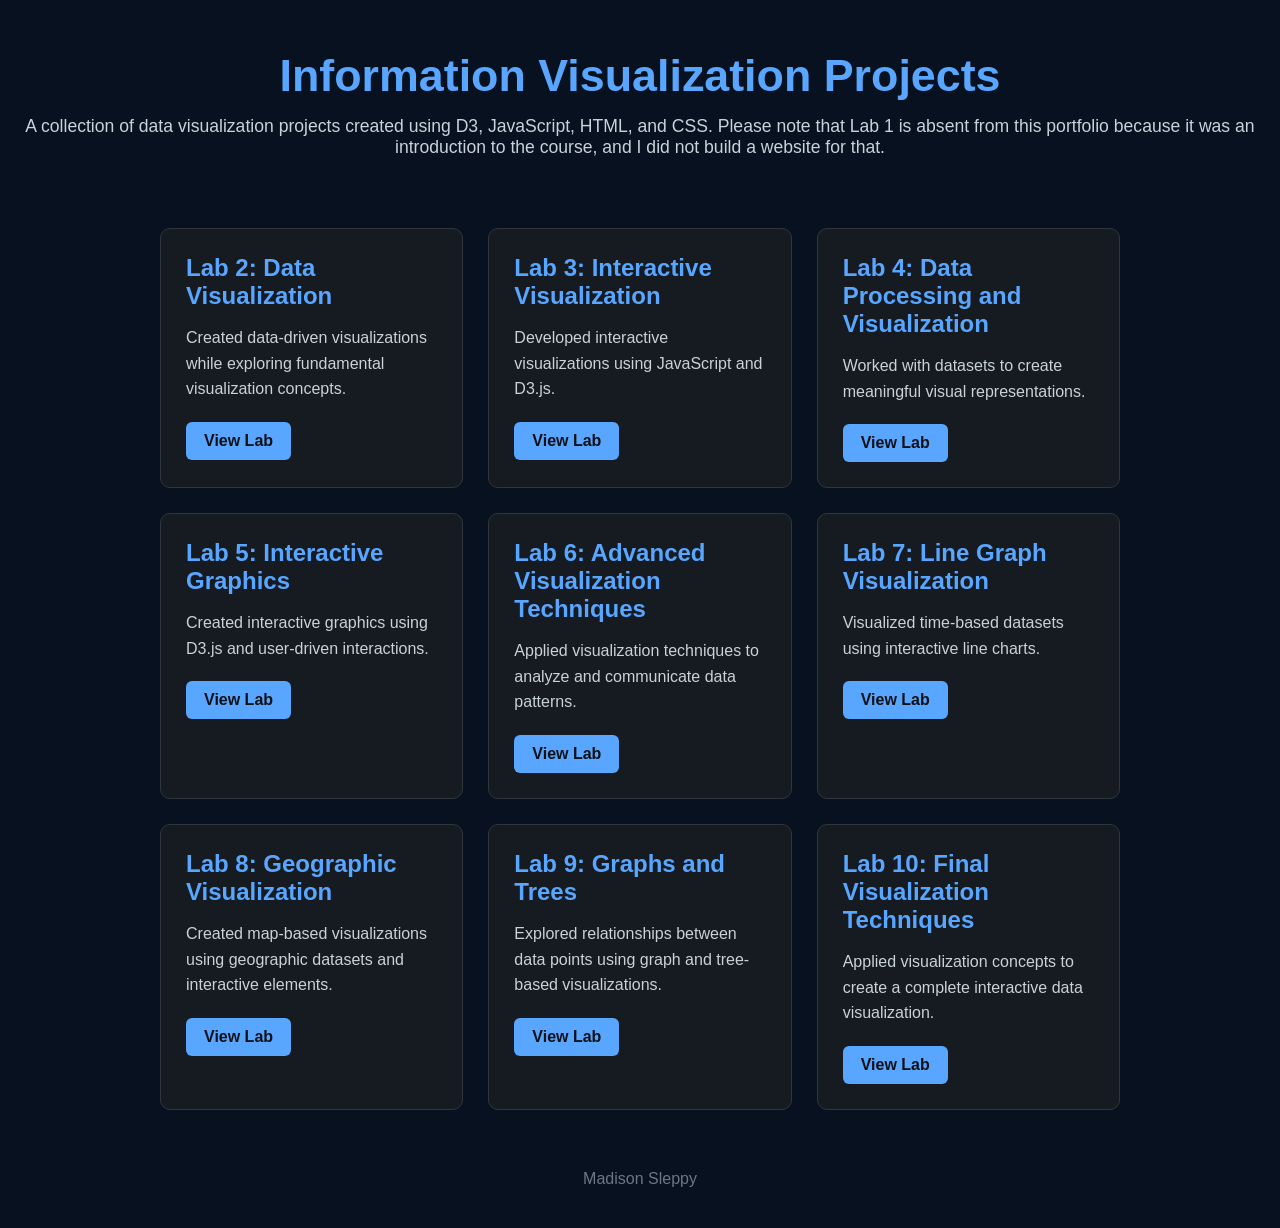
<file: index.html>
<!DOCTYPE html>
<html lang="en">

<head>
    <meta charset="UTF-8">
    <meta name="viewport" content="width=device-width, initial-scale=1.0">
    <title>Information Visualization Projects</title>

    <link rel="stylesheet" href="style.css">
</head>

<body>

    <header>
        <h1>Information Visualization Projects</h1>
    
        <p>
            A collection of data visualization projects created using
            D3, JavaScript, HTML, and CSS.
            Please note that Lab 1 is absent from this portfolio because 
            it was an introduction to the course, and I did not build a 
            website for that. 
        </p>
        
    </header>

<main>

<section class="projects">

    <div class="card">
        <h2>Lab 2: Data Visualization</h2>
        <p>
            Created data-driven visualizations while exploring
            fundamental visualization concepts.
        </p>
        <a href="lab2/">View Lab</a>
    </div>

    <div class="card">
        <h2>Lab 3: Interactive Visualization</h2>
        <p>
            Developed interactive visualizations using JavaScript
            and D3.js.
        </p>
        <a href="lab3/">View Lab</a>
    </div>

    <div class="card">
        <h2>Lab 4: Data Processing and Visualization</h2>
        <p>
            Worked with datasets to create meaningful visual
            representations.
        </p>
        <a href="lab4/">View Lab</a>
    </div>

    <div class="card">
        <h2>Lab 5: Interactive Graphics</h2>
        <p>
            Created interactive graphics using D3.js and
            user-driven interactions.
        </p>
        <a href="lab5/">View Lab</a>
    </div>

    <div class="card">
        <h2>Lab 6: Advanced Visualization Techniques</h2>
        <p>
            Applied visualization techniques to analyze and
            communicate data patterns.
        </p>
        <a href="lab6/">View Lab</a>
    </div>

    <div class="card">
        <h2>Lab 7: Line Graph Visualization</h2>
        <p>
            Visualized time-based datasets using interactive
            line charts.
        </p>
        <a href="lab7/">View Lab</a>
    </div>

    <div class="card">
        <h2>Lab 8: Geographic Visualization</h2>
        <p>
            Created map-based visualizations using geographic
            datasets and interactive elements.
        </p>
        <a href="lab8/">View Lab</a>
    </div>

    <div class="card">
        <h2>Lab 9: Graphs and Trees</h2>
        <p>
            Explored relationships between data points using
            graph and tree-based visualizations.
        </p>
        <a href="lab9/">View Lab</a>
    </div>

    <div class="card">
        <h2>Lab 10: Final Visualization Techniques</h2>
        <p>
            Applied visualization concepts to create a complete
            interactive data visualization.
        </p>
        <a href="lab10/">View Lab</a>
    </div>

</section>

</main>


<footer>
    <p>Madison Sleppy</p>
</footer>

</body>
    
</html>
</file>
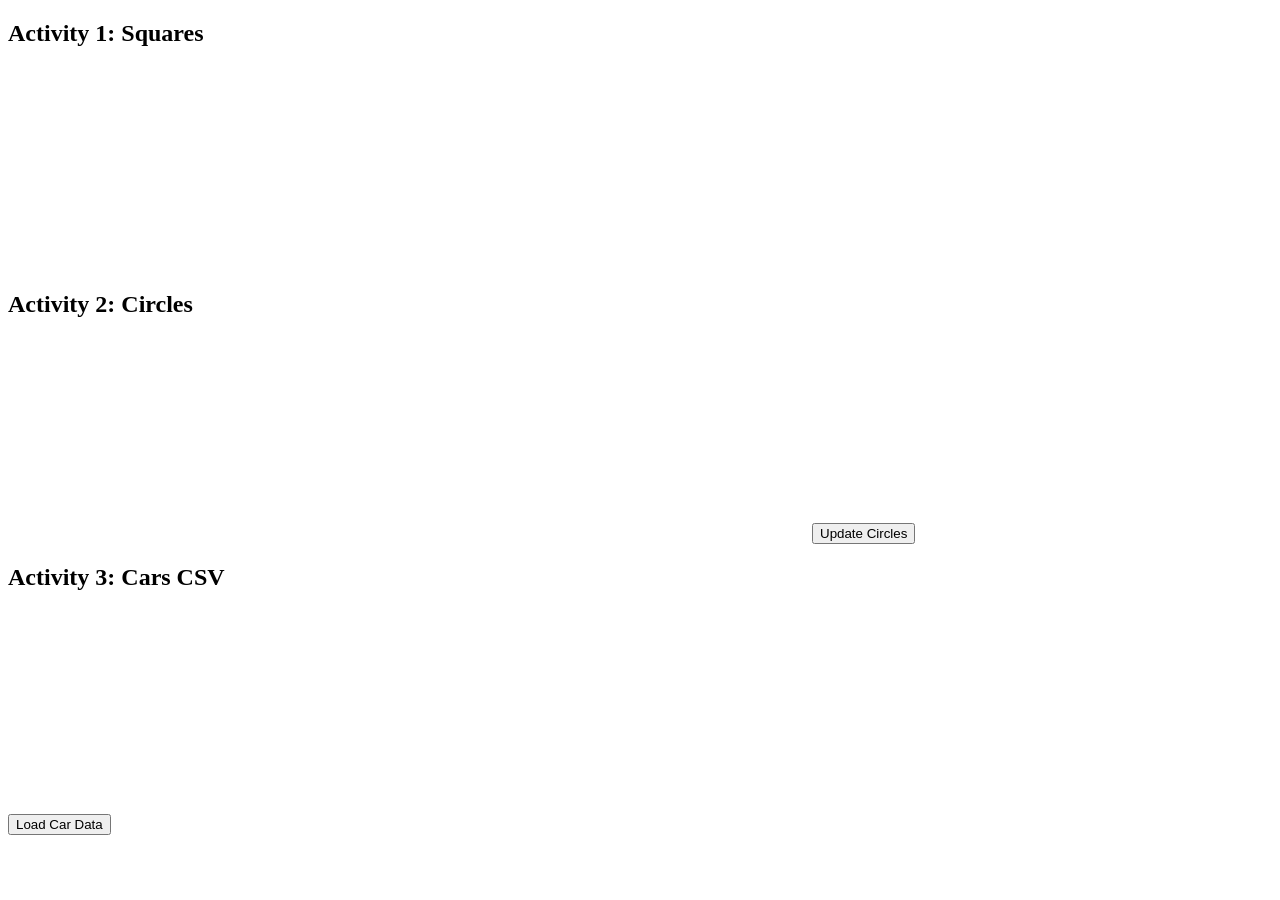
<file: lab4/index.html>
<!DOCTYPE html>

<html>

<head>
    <meta charset="UTF-8">
    <title>Lab 4: D3 Enter and Exit Patterns</title>
</head>

  <body>

    <!-- Headings and SVGs/Buttons for each activity -->
    <h2>Activity 1: Squares</h2>
    <svg id="activity1" width="800" height="200"></svg>

    <h2>Activity 2: Circles</h2>
    <svg id="activity2" width="800" height="200"></svg>
    <button id="updateCircles">Update Circles</button>
  
    <h2>Activity 3: Cars CSV</h2>
    <svg id="activity3" width="1600" height="200"></svg>
    <button id="loadCars">Load Car Data</button>

    <!-- d3 -->
    <script src="https://d3js.org/d3.v7.min.js"></script>
    <script>

    // Activity 1
    const data1 = [
      { name: 'London', population: 8674000 },
      { name: 'New York', population: 8406000 },
      { name: 'Sydney', population: 4293000 },
      { name: 'Paris', population: 2244000 },
      { name: 'Beijing', population: 11510000 }
    ];

    let svg1 = d3.select("#activity1");

    svg1.selectAll("rect")
      .data(data1)
      .join("rect")
      .attr("fill", "steelblue")
      .attr("width", d => d.population / 1000000 * 2)
      .attr("height", d => d.population / 1000000 * 2)
      .attr("x", (d, i) => i * 120 + 20)
      .attr("y", 50); 

    // Activity 2
    function getData2() {
      let data = [];
      for (let i = 0; i < 10; i++) {
        data.push(Math.ceil(Math.random() * 5) * 10);
      }
      return data;
    }

    function updateCircles(data) {
      let svg2 = d3.select("#activity2");

      svg2.selectAll("*").remove();

      svg2.selectAll("circle")
        .data(data)
        .join("circle")
        .attr("cx", (d, i) => i * 70 + 50)
        .attr("cy", 100)
        .attr("r", d => d / 2)
        .style("fill", "orange")
        .style("opacity", 0.7);
    }

    updateCircles(getData2());

    d3.select("#updateCircles")
      .on("click", () => updateCircles(getData2()));


    // Activity 3
    function createVisualization() {
      let svg3 = d3.select("#activity3");

      svg3.selectAll("*").remove();

      d3.csv("cars.csv").then(data => {

        data.forEach(d => d.hwy = +d.hwy);

        let scale = d3.scaleLinear()
          .domain([0, data.length - 1])
          .range([0, 1400]);

        let axis = d3.axisBottom(scale);

        svg3.selectAll(".car")
          .data(data)
          .join("circle")
          .attr("class", "car")
          .attr("cx", (d, i) => scale(i))
          .attr("cy", 80)
          .attr("r", d => d.hwy / 2)
          .style("fill", "blue")
          .style("opacity", 0.7);

        svg3.append("g")
          .attr("transform", "translate(0,150)")
          .call(axis);
      });
    }

    // Load cars.csv
    d3.select("#loadCars")
      .on("click", createVisualization);
  
    </script>
  </body>
</html>
</file>
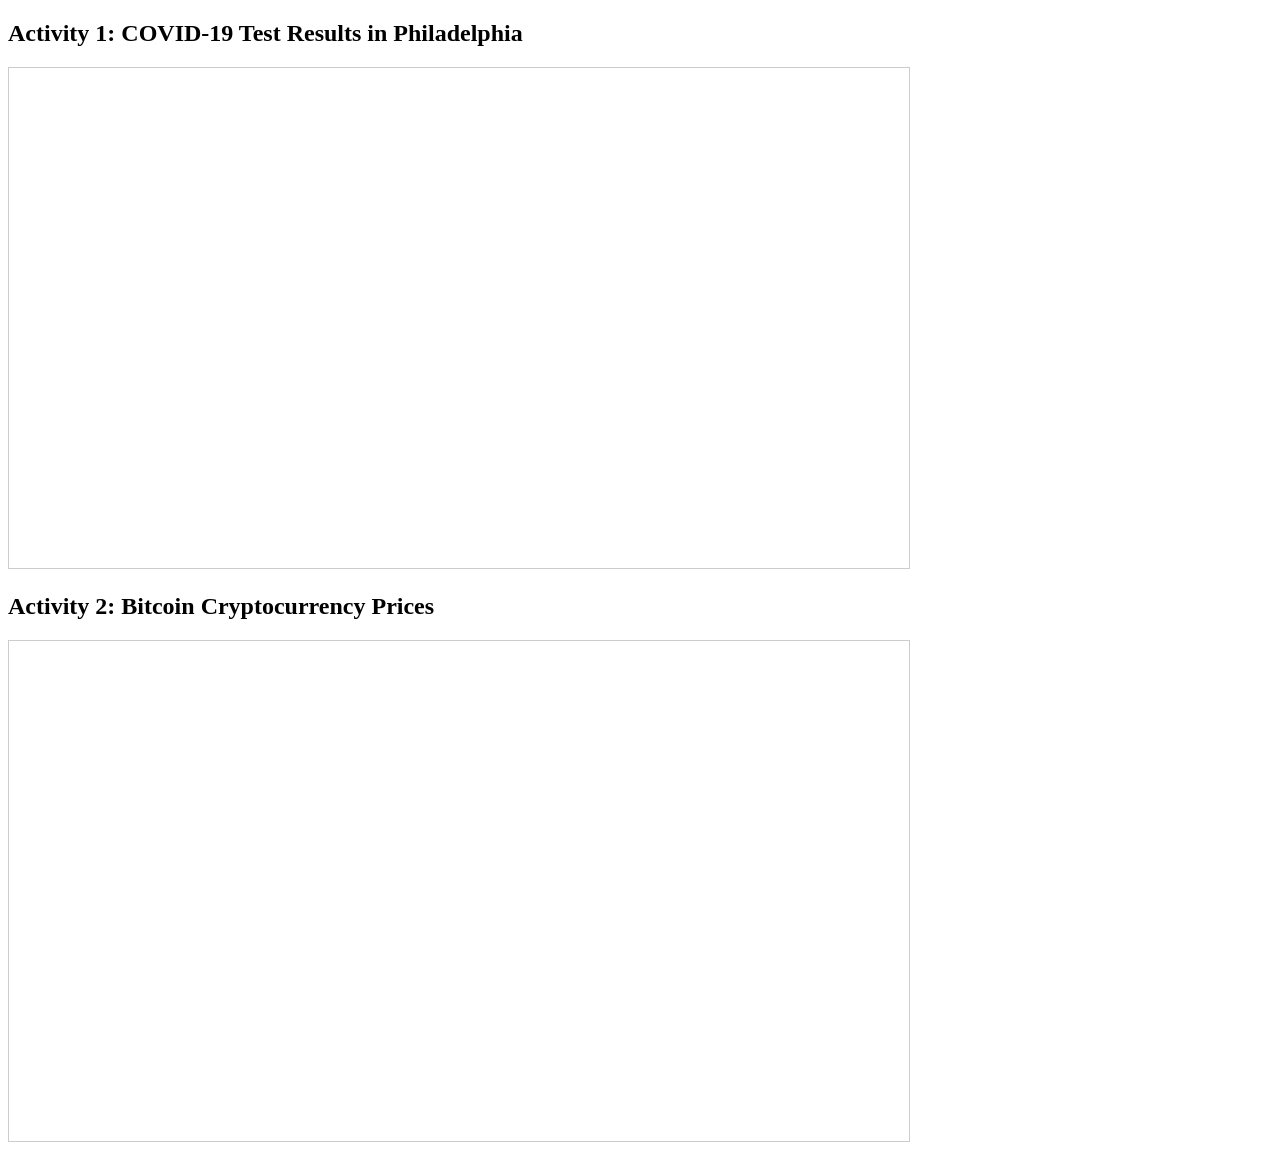
<file: lab7/index.html>
<!DOCTYPE html>
<html>
  <head>
    <title>Lab 7: Line Graphs</title>
    <script src="https://d3js.org/d3.v7.min.js"></script>
  </head>
  <body>

    <h2>Activity 1: COVID-19 Test Results in Philadelphia</h2>
    <svg id="linegraph" width="900" height="500" style="border:1px solid #ccc;"></svg>

    <h2>Activity 2: Bitcoin Cryptocurrency Prices</h2>
    <svg id="cryptograph" width="900" height="500" style="border:1px solid #ccc;"></svg>

    <!-- call files -->
    <script src="./lines.js"></script>
    <script src="./cryptograph.js"></script>

  </body>
</html>
</file>
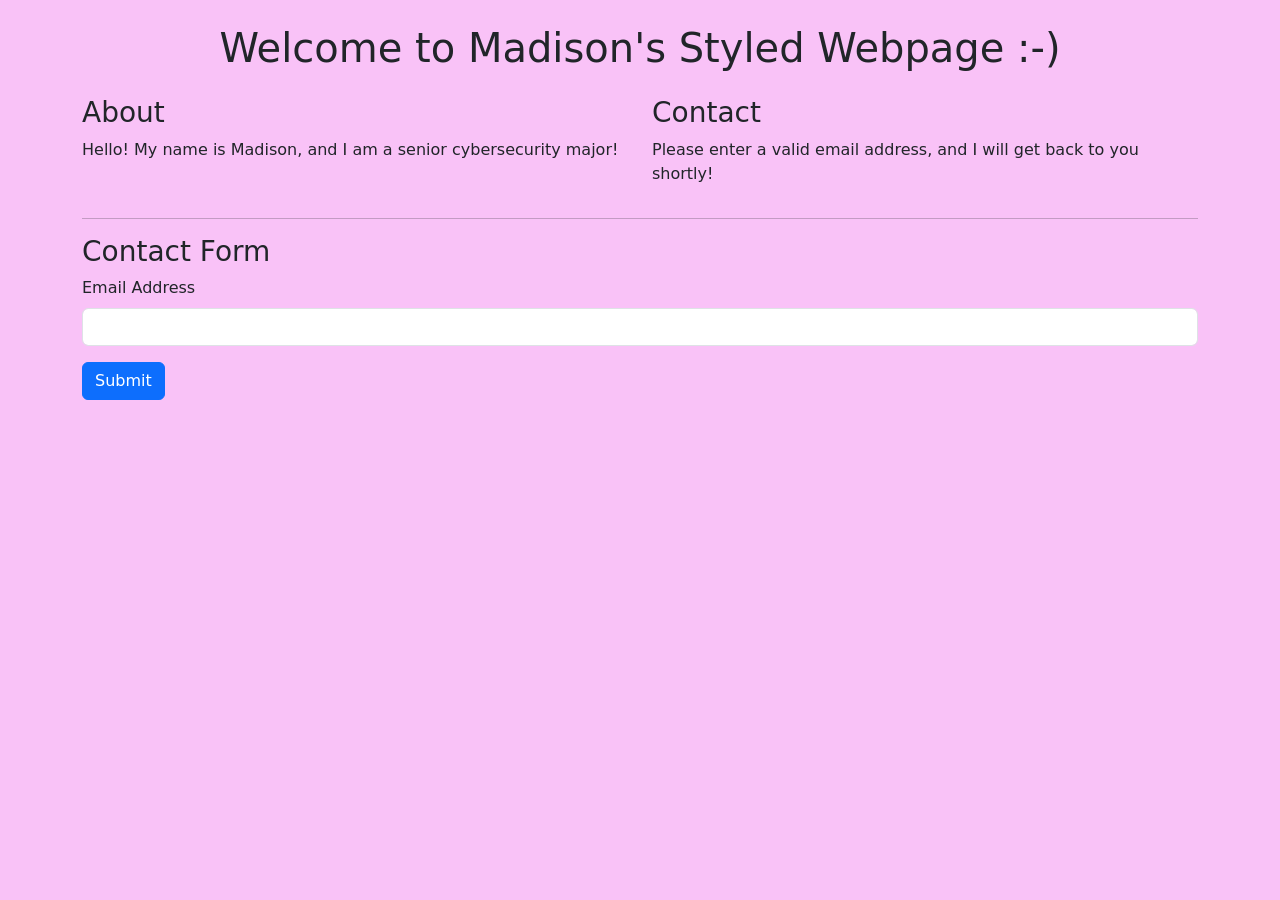
<file: lab2/activity2.html>
<!DOCTYPE html>
<html>
<head>
    <title>Madison's Activity 2/3 Webpage</title>
    <link href="https://cdn.jsdelivr.net/npm/bootstrap@5.3.2/dist/css/bootstrap.min.css" rel="stylesheet">
    <link rel="stylesheet" type="text/css" href="style.css">
</head>
<body>
<!-- activity 2 of assignment-->
<div class="container mt-4">
    <h1 class="text-center">Welcome to Madison's Styled Webpage :-)</h1>
    <div class="row mt-4">
        <div class="col-md-6">
            <h3>About</h3>
            <p>Hello! My name is Madison, and I am a senior cybersecurity major!</p>
        </div>
        <div class="col-md-6">
            <h3>Contact</h3>
            <p>Please enter a valid email address, and I will get back to you shortly!</p>
        </div>
    </div>

    <hr>

    <h3>Contact Form</h3>
    <form id="emailForm" class="needs-validation" novalidate>
        <div class="mb-3">
            <label class="form-label">Email Address</label>
            <input type="email" class="form-control" required>
            <div class="invalid-feedback">
                Please enter a valid email.
            </div>
        </div>
        <button class="btn btn-primary" type="submit">Submit</button>
    </form>

    <p id="successMessage" class="text-success mt-3" style="display:none;">
        Thank you! Your email was submitted successfully
    </p>
</div>

<script>
(() => {
  'use strict'
  const form = document.getElementById("emailForm")
  const successMessage = document.getElementById("successMessage")
  form.addEventListener("submit", function(event) {
    event.preventDefault()
    event.stopPropagation()
    if (form.checkValidity()) {
        successMessage.style.display = "block"
        form.reset()
        form.classList.remove("was-validated")
    } else {
        form.classList.add("was-validated")
        successMessage.style.display = "none"
    }
  })
})()
</script>

<!-- activity 3 of assignment-->
 <script>
console.log("Hello from the console!");
console.log("This is the third part of Madison's second lab for CIS-3755!");
</script>

</body>
</html>
</file>
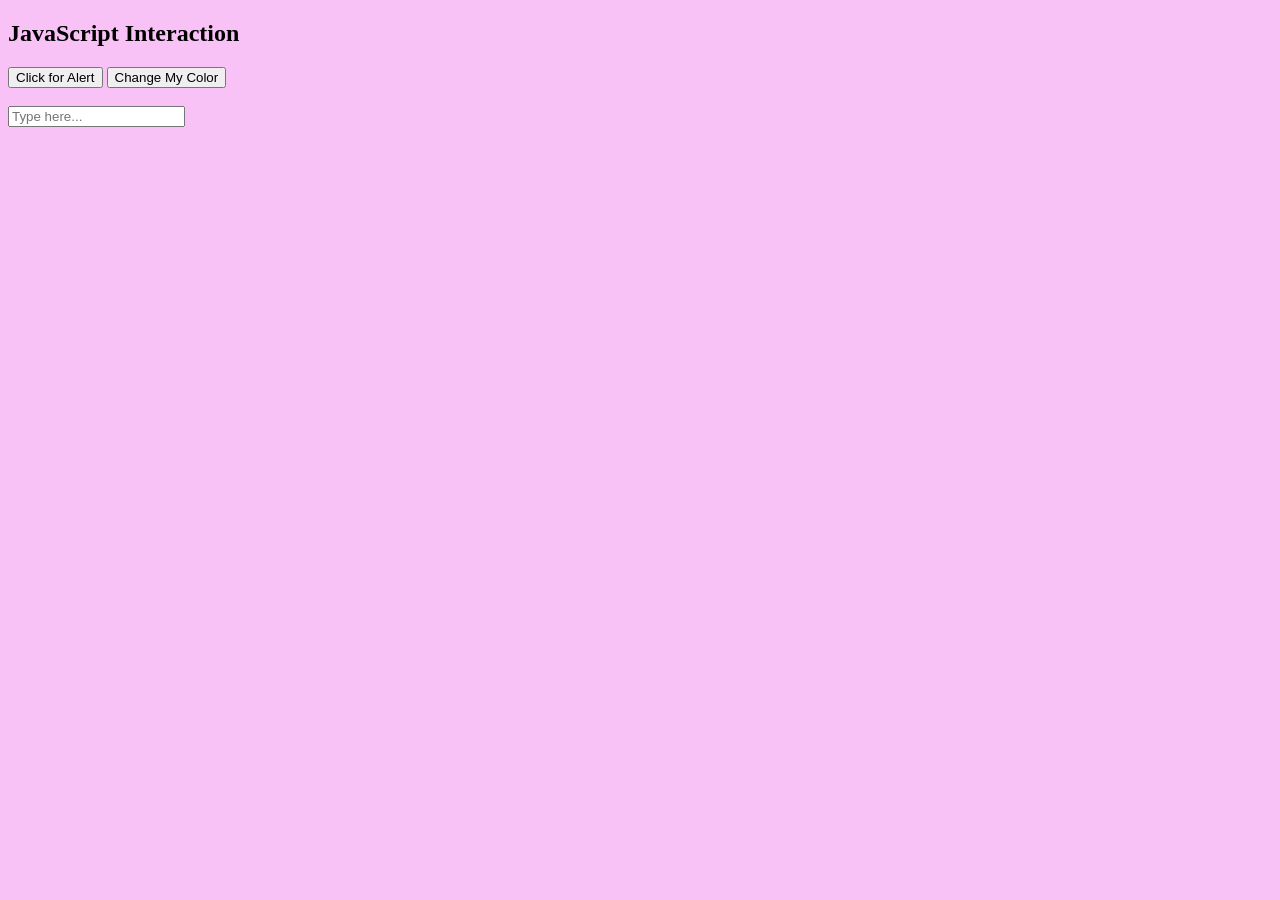
<file: lab2/activity4.html>
<!DOCTYPE html>
<html>
<head>
    <title>Madison's Activity 4 Webpage</title>
    <link rel="stylesheet" type="text/css" href="style.css">
</head>
<body>
    <h2>JavaScript Interaction</h2>

    <button onclick="showAlert()">Click for Alert</button>

    <button id="colorBtn">Change My Color</button>

    <br><br>

    <input id="textInput" placeholder="Type here...">

    <h1 id="outputText"></h1>

    <script>
        function showAlert() {
            alert("Button clicked! Have a good day!");
        }

        const colorBtn = document.getElementById("colorBtn");
        const colors = ["red", "skyblue", "green", "orange", "yellow", "cyan", "white", "fuchsia",];
        colorBtn.addEventListener("click", function() {
            const randomColor = colors[Math.floor(Math.random() * colors.length)];
            this.style.backgroundColor = randomColor;
        });

        const textInput = document.getElementById("textInput");
        const outputText = document.getElementById("outputText");
        textInput.addEventListener("input", function() {
            outputText.textContent = this.value;
        });
    </script>
</body>
</html>
</file>
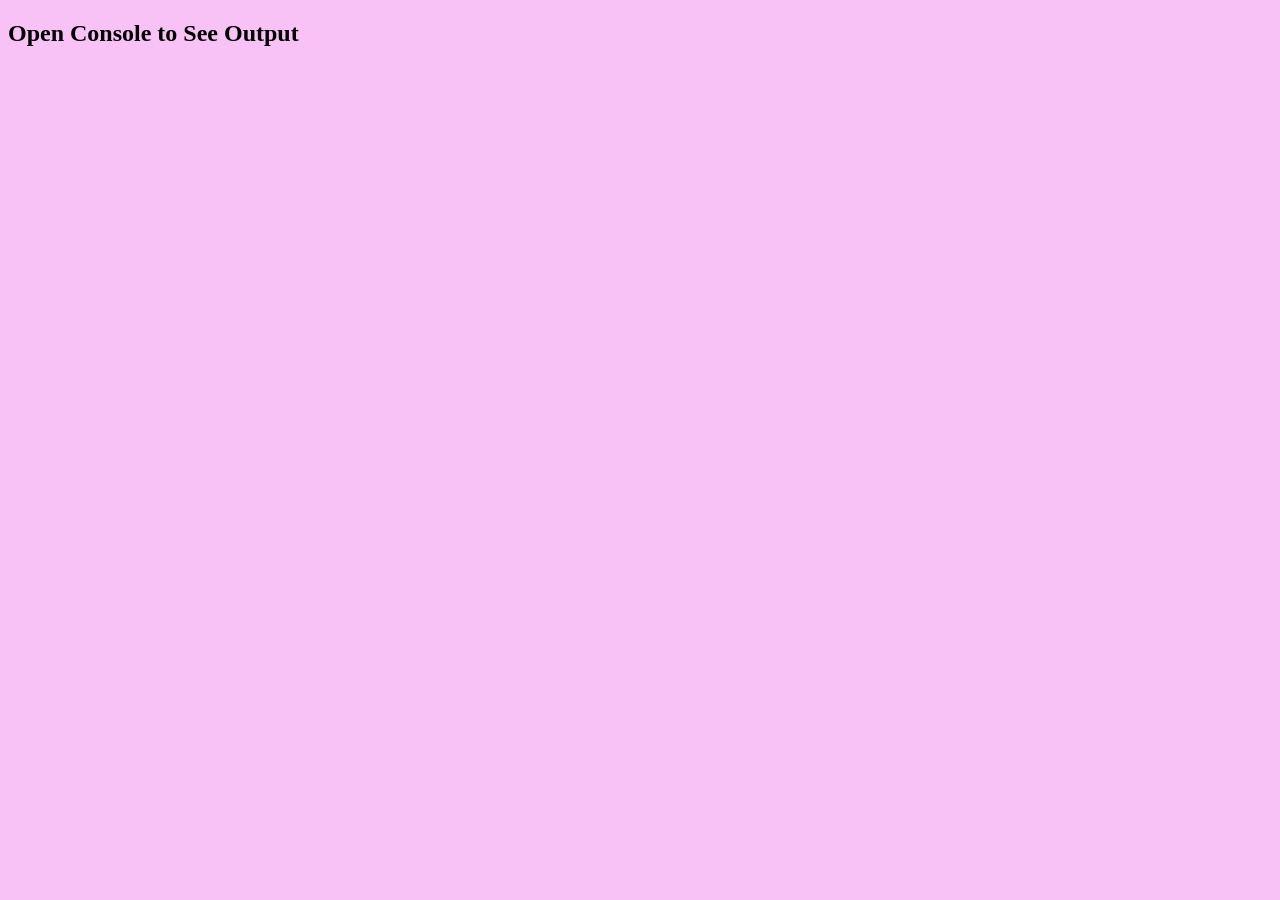
<file: lab2/activity5.html>
<!DOCTYPE html>
<html lang="en">
<head>
  <meta charset="utf-8" />
  <title>Madison's Activity 5 Webpage</title>
  <link rel="stylesheet" type="text/css" href="style.css">
</head>
<body>

<h2>Open Console to See Output</h2>

<script type="module" src="./main.js"></script>

</body>
</html>
</file>
<file: style.css>
* {
    margin: 0;
    padding: 0;
    box-sizing: border-box;
}

body {
    background: #07111F;
    color: #f0f6fc;
    font-family: Arial, Helvetica, sans-serif;
}

header {
    text-align: center;
    padding: 50px 20px;
}

header h1 {
    font-size: 2.8rem;
    color: #58a6ff;
    margin-bottom: 15px;
}

header p {
    color: #c9d1d9;
    font-size: 1.1rem;
}

main {
    max-width: 1000px;
    margin: auto;
    padding: 20px;
}

.intro {
    text-align: center;
    margin-bottom: 40px;
}

.intro h2 {
    color: #58a6ff;
    margin-bottom: 15px;
}

.intro p {
    color: #8b949e;
    line-height: 1.6;
}

.projects {
    display: grid;
    grid-template-columns: repeat(auto-fit, minmax(280px, 1fr));
    gap: 25px;
}

.card {
    background: #161b22;
    border: 1px solid #30363d;
    border-radius: 10px;
    padding: 25px;
    text-align: left;
    transition: transform .2s ease;
}

.card:hover {
    transform: translateY(-5px);
}

.card h2 {
    color: #58a6ff;
    margin-bottom: 15px;
}

.card p {
    color: #c9d1d9;
    line-height: 1.6;
    margin-bottom: 20px;
}

.card a {
    display: inline-block;
    background: #58a6ff;
    color: #0d1117;
    padding: 10px 18px;
    border-radius: 6px;
    text-decoration: none;
    font-weight: bold;
}

.card a:hover {
    background: #79c0ff;
}

footer {
    text-align: center;
    padding: 40px;
    color: #6e7681;
}
</file>
<file: lab2/style.css>
body {
    background-color:  rgb(249, 194, 247);
}
</file>
